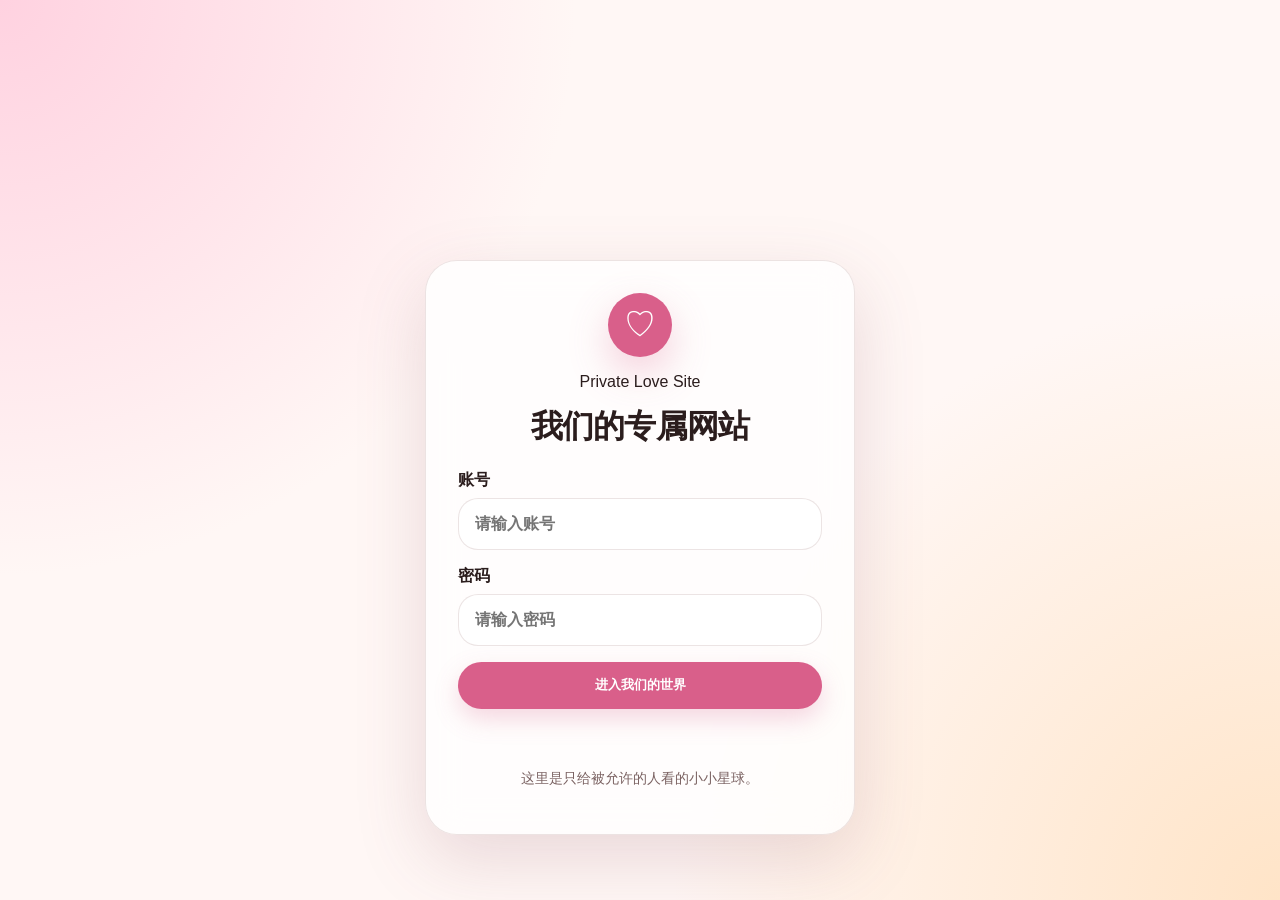
<file: index.html>
<!doctype html>
<html lang="zh-CN">
<head>
  <meta charset="utf-8" />
  <meta name="viewport" content="width=device-width, initial-scale=1" />
  <title>love you thousand years - 登录</title>
  <link rel="stylesheet" href="./assets/css/style.css" />
</head>
<body class="login-body">
  <div class="login-orb orb-a"></div>
  <div class="login-orb orb-b"></div>
  <main class="login-card">
    <div class="brand-mark">♡</div>
    <p class="login-kicker">Private Love Site</p>
    <h1 id="loginTitle">love you thousand years</h1>
    <p class="muted" id="loginSubtitle">输入你们设置的账号密码进入。</p>

    <form id="loginForm" class="form">
      <label>
        账号
        <input id="username" autocomplete="username" placeholder="请输入账号" required />
      </label>
      <label>
        密码
        <input id="password" type="password" autocomplete="current-password" placeholder="请输入密码" required />
      </label>
      <button type="submit">进入我们的世界</button>
      <p id="loginMsg" class="msg"></p>
    </form>

    <p class="small-tip">这里是只给被允许的人看的小小星球。</p>
  </main>

  <script src="./assets/js/config.js"></script>
  <script src="./assets/js/auth.js"></script>
  <script>
    document.getElementById('loginTitle').textContent = SITE_CONFIG.siteTitle;
    document.getElementById('loginSubtitle').textContent = SITE_CONFIG.loginSubtitle;
    document.getElementById('loginForm').addEventListener('submit', async (e) => {
      e.preventDefault();
      const username = document.getElementById('username').value.trim();
      const password = document.getElementById('password').value;
      const msg = document.getElementById('loginMsg');
      msg.textContent = '';
      try {
        const ok = await login(username, password);
        if (ok) {
          location.href = './home.html';
        } else {
          msg.textContent = '账号或密码不对，再检查一下。';
        }
      } catch (err) {
        msg.textContent = '登录组件加载失败，请刷新后重试。';
        console.error(err);
      }
    });
  </script>
</body>
</html>
</file>
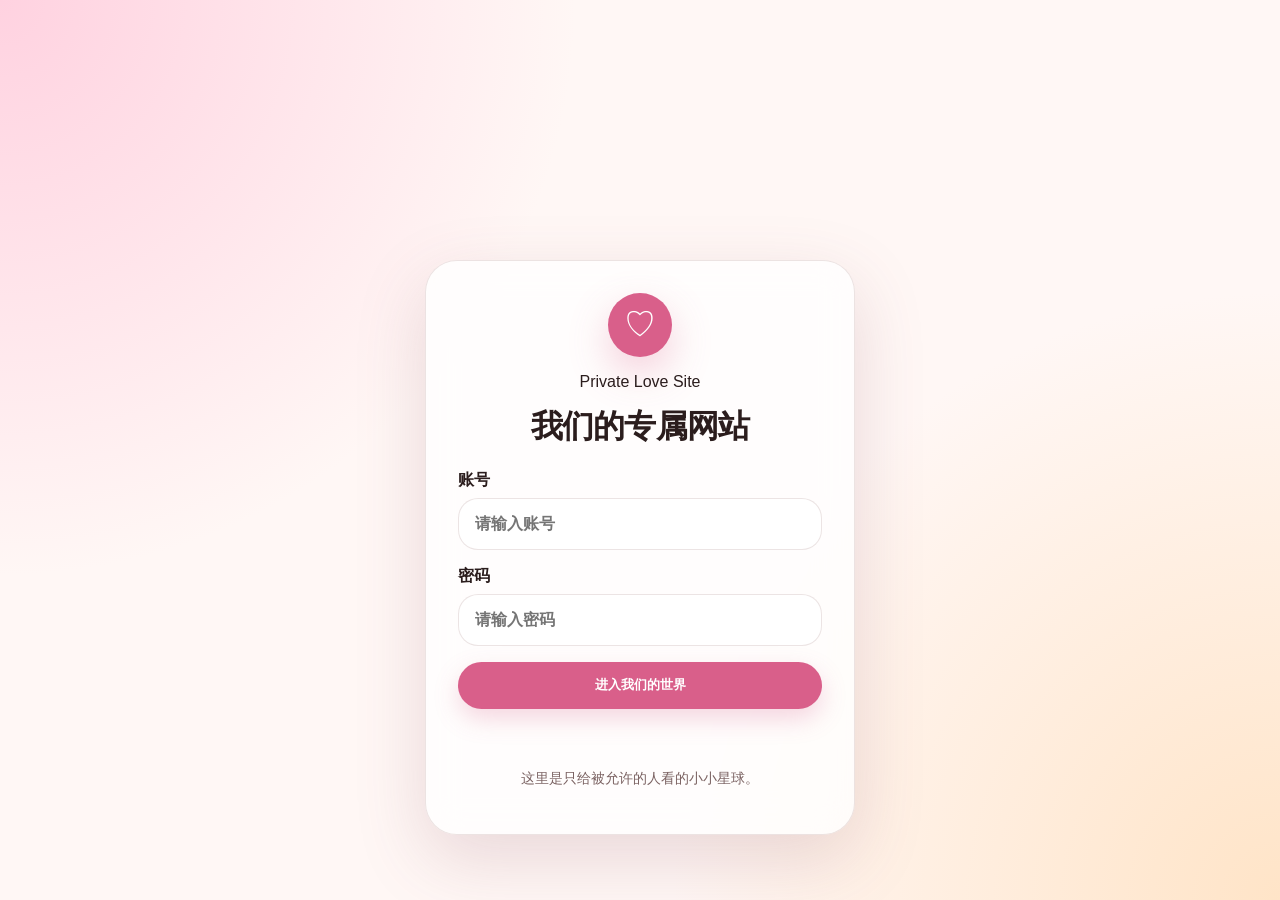
<file: home.html>
<!doctype html>
<html lang="zh-CN">
<head>
  <meta charset="utf-8" />
  <meta name="viewport" content="width=device-width, initial-scale=1" />
  <title>love you thousand years</title>
  <link rel="stylesheet" href="./assets/css/style.css" />
</head>
<body>
  <header class="topbar">
    <a class="logo" href="#home">♡ <span id="siteName"></span></a>
    <nav>
      <a href="#story">故事</a>
      <a href="#dates">纪念日</a>
      <a href="#album">相册</a>
      <a href="#diary">日记</a>
      <a href="#wishes">愿望</a>
      <a href="#message">留言</a>
      <a id="privateLink" href="#private">私密</a>
      <button id="logoutBtn" class="ghost">退出</button>
    </nav>
  </header>

  <main>
    <section id="home" class="hero">
      <div class="hero-copy">
        <p class="eyebrow" id="anniversaryText"></p>
        <h1 id="heroTitle"></h1>
        <p id="heroSubtitle" class="hero-subtitle"></p>
        <div class="hero-quote" id="heroQuote"></div>
        <div class="hero-actions">
          <a class="button" href="#story">看我们的故事</a>
          <a class="button secondary" href="#private">看悄悄话</a>
        </div>
      </div>
      <div class="hero-side">
        <div class="count-card">
          <span>距离专属纪念日已过去</span>
          <strong id="daysTogether">0</strong>
          <span>天</span>
        </div>
        <div class="mini-card">
          <span>今日暗号</span>
          <strong id="dailyPassword"></strong>
        </div>
      </div>
    </section>

    <section id="story" class="section">
      <div class="section-title">
        <p>Story Line</p>
        <h2>我们的故事</h2>
        <span>从第一次认识，到把日子写成只属于你们的长诗。</span>
      </div>
      <div id="storyList" class="timeline"></div>
    </section>

    <section id="dates" class="section soft-section">
      <div class="section-title">
        <p>Special Days</p>
        <h2>重要日期</h2>
        <span>每一个日期都不是普通数字，是你们一起走过的坐标。</span>
      </div>
      <div id="dateGrid" class="date-grid"></div>
    </section>

    <section id="album" class="section">
      <div class="section-title">
        <p>Album</p>
        <h2>我们的相册</h2>
        <span>照片可以慢慢换，回忆会越来越满。</span>
      </div>
      <div id="albumGrid" class="grid"></div>
    </section>

    <section id="diary" class="section soft-section">
      <div class="section-title">
        <p>Diary</p>
        <h2>生活日记</h2>
        <span>把一句想念、一点小事、一段日常，都认真收藏。</span>
      </div>
      <div id="diaryList" class="cards"></div>
    </section>

    <section id="wishes" class="section">
      <div class="section-title">
        <p>Wish List</p>
        <h2>以后想一起完成的事</h2>
        <span>不是宏大的愿望，是两个人愿意一起慢慢完成的生活。</span>
      </div>
      <div id="wishList" class="wish-list"></div>
    </section>

    <section id="letter" class="section soft-section">
      <div class="section-title">
        <p>Letter</p>
        <h2>给陈意峰的一封信</h2>
      </div>
      <article id="letterCard" class="letter-card"></article>
    </section>

    <section id="message" class="section">
      <div class="section-title">
        <p>Message</p>
        <h2>留言墙</h2>
        <span>这里的留言保存在当前浏览器里，适合写临时小纸条。</span>
      </div>
      <div class="message-box">
        <textarea id="messageInput" rows="4" placeholder="写一句想说的话，比如：今天也很想你。"></textarea>
        <button id="messageBtn">保存留言</button>
      </div>
      <div id="messageList" class="cards"></div>
    </section>

    <section id="private" class="section private-section">
      <div class="section-title">
        <p>Private</p>
        <h2>只属于我们的私密空间</h2>
        <span>这里适合放你们的暗号、约定和只有彼此懂的话。</span>
      </div>
      <div id="privateContent" class="private-card"></div>
    </section>
  </main>

  <footer>
    <span id="footerText"></span>
  </footer>

  <script src="./assets/js/config.js"></script>
  <script src="./assets/js/content.js"></script>
  <script src="./assets/js/auth.js"></script>
  <script src="./assets/js/home.js"></script>
</body>
</html>
</file>
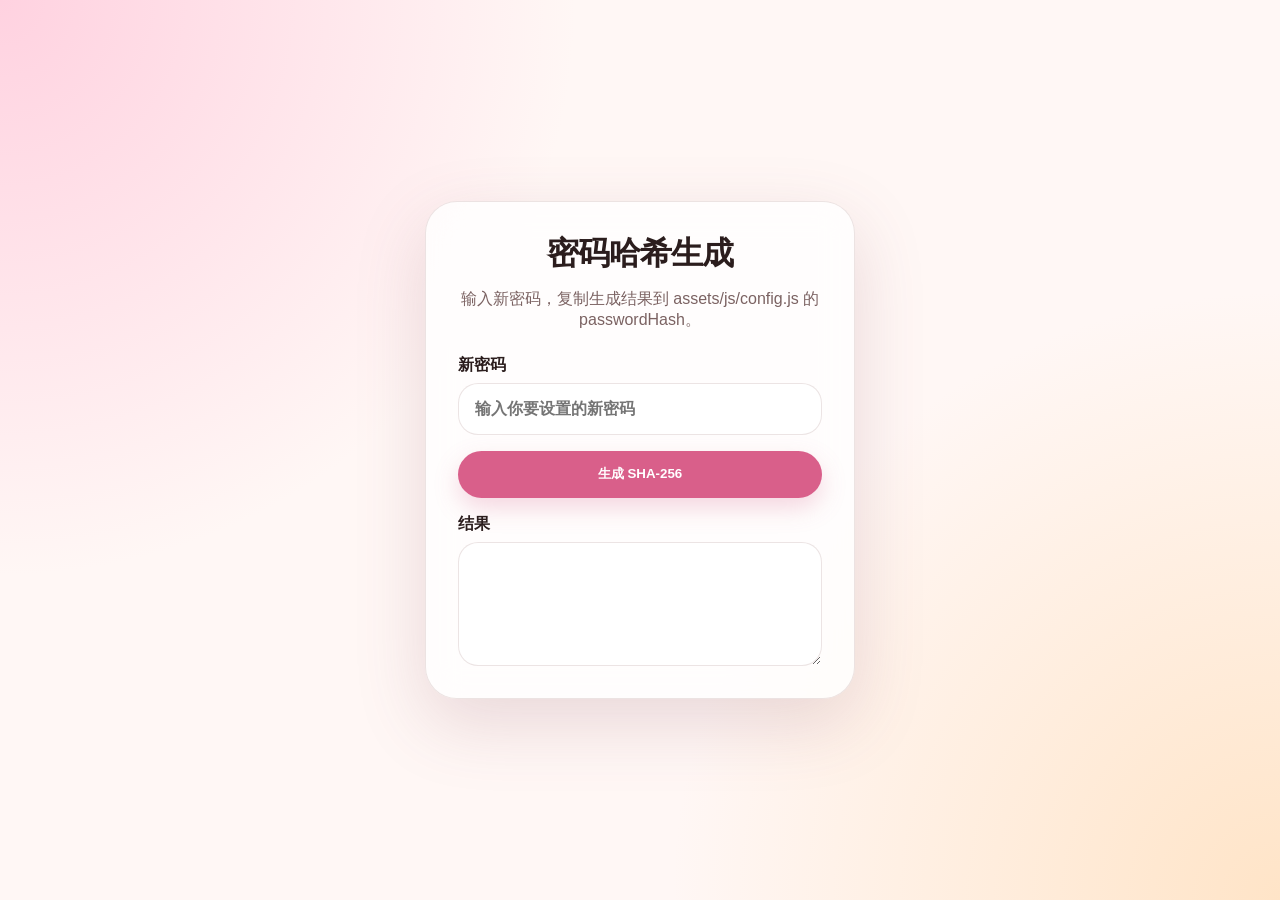
<file: tools/password.html>
<!doctype html>
<html lang="zh-CN">
<head>
  <meta charset="utf-8" />
  <meta name="viewport" content="width=device-width, initial-scale=1" />
  <title>密码哈希生成工具</title>
  <link rel="stylesheet" href="../assets/css/style.css" />
</head>
<body class="login-body">
  <main class="login-card">
    <h1>密码哈希生成</h1>
    <p class="muted">输入新密码，复制生成结果到 assets/js/config.js 的 passwordHash。</p>
    <form class="form" id="hashForm">
      <label>
        新密码
        <input id="pwd" type="text" placeholder="输入你要设置的新密码" required />
      </label>
      <button type="submit">生成 SHA-256</button>
      <label>
        结果
        <textarea id="result" rows="5" readonly></textarea>
      </label>
    </form>
  </main>

  <script>
    async function sha256(text) {
      const data = new TextEncoder().encode(text);
      const hash = await crypto.subtle.digest("SHA-256", data);
      return [...new Uint8Array(hash)].map(b => b.toString(16).padStart(2, "0")).join("");
    }

    document.getElementById("hashForm").addEventListener("submit", async (e) => {
      e.preventDefault();
      document.getElementById("result").value = await sha256(document.getElementById("pwd").value);
    });
  </script>
</body>
</html>
</file>
<file: assets/css/style.css>
:root {
  --bg: #fff7f5;
  --card: rgba(255,255,255,.78);
  --text: #2b1d1d;
  --muted: #7b6262;
  --line: rgba(120, 64, 64, .14);
  --accent: #d95f8a;
  --accent2: #f4b6c9;
  --shadow: 0 24px 70px rgba(131, 73, 88, .18);
}

* { box-sizing: border-box; }

html { scroll-behavior: smooth; }

body {
  margin: 0;
  font-family: ui-sans-serif, -apple-system, BlinkMacSystemFont, "Segoe UI", "PingFang SC", "Microsoft YaHei", Arial, sans-serif;
  color: var(--text);
  background:
    radial-gradient(circle at top left, rgba(255, 190, 213, .65), transparent 36rem),
    radial-gradient(circle at bottom right, rgba(255, 220, 180, .7), transparent 38rem),
    var(--bg);
  min-height: 100vh;
}

a { color: inherit; text-decoration: none; }

button, .button {
  border: 0;
  border-radius: 999px;
  padding: .9rem 1.25rem;
  background: var(--accent);
  color: white;
  cursor: pointer;
  font-weight: 700;
  box-shadow: 0 10px 25px rgba(217, 95, 138, .25);
}

.button.secondary, button.ghost {
  background: rgba(255,255,255,.65);
  color: var(--text);
  border: 1px solid var(--line);
  box-shadow: none;
}

.topbar {
  position: sticky;
  top: 0;
  z-index: 5;
  display: flex;
  justify-content: space-between;
  align-items: center;
  gap: 1rem;
  padding: 1rem min(5vw, 4rem);
  backdrop-filter: blur(18px);
  background: rgba(255,247,245,.72);
  border-bottom: 1px solid var(--line);
}

.logo { font-weight: 900; }

nav {
  display: flex;
  align-items: center;
  gap: .75rem;
  flex-wrap: wrap;
}

nav a { color: var(--muted); font-weight: 700; }

.hero {
  min-height: calc(100vh - 72px);
  display: grid;
  grid-template-columns: minmax(0, 1.2fr) minmax(260px, .8fr);
  gap: 2rem;
  align-items: center;
  padding: 6rem min(5vw, 4rem);
}

.eyebrow, .section-title p {
  margin: 0 0 .75rem;
  color: var(--accent);
  font-weight: 900;
  letter-spacing: .12em;
  text-transform: uppercase;
}

h1 {
  font-size: clamp(2.5rem, 7vw, 6rem);
  line-height: .95;
  margin: 0;
  letter-spacing: -.05em;
}

.hero-subtitle {
  margin: 1.5rem 0 2rem;
  font-size: 1.15rem;
  line-height: 1.8;
  color: var(--muted);
  max-width: 45rem;
}

.hero-actions { display: flex; gap: 1rem; flex-wrap: wrap; }

.count-card, .private-card, .card, .message-box, .timeline-item, .login-card {
  background: var(--card);
  border: 1px solid var(--line);
  box-shadow: var(--shadow);
  border-radius: 2rem;
  backdrop-filter: blur(18px);
}

.count-card {
  min-height: 22rem;
  display: grid;
  place-items: center;
  text-align: center;
  padding: 2rem;
}

.count-card strong {
  display: block;
  font-size: clamp(4rem, 12vw, 9rem);
  color: var(--accent);
  line-height: 1;
}

.count-card span { color: var(--muted); font-weight: 800; }

.section {
  padding: 5rem min(5vw, 4rem);
}

.section-title {
  margin-bottom: 2rem;
}

.section-title h2 {
  margin: 0;
  font-size: clamp(2rem, 4vw, 4rem);
  letter-spacing: -.04em;
}

.timeline {
  display: grid;
  gap: 1rem;
}

.timeline-item {
  padding: 1.5rem;
  display: grid;
  grid-template-columns: 9rem 1fr;
  gap: 1.5rem;
}

.timeline-date {
  color: var(--accent);
  font-weight: 900;
}

.timeline-item h3, .card h3 {
  margin: 0 0 .5rem;
}

.timeline-item p, .card p {
  margin: 0;
  color: var(--muted);
  line-height: 1.8;
}

.grid {
  display: grid;
  grid-template-columns: repeat(3, minmax(0, 1fr));
  gap: 1rem;
}

.photo {
  position: relative;
  overflow: hidden;
  min-height: 16rem;
  border-radius: 2rem;
  background: linear-gradient(135deg, #ffd6e3, #fff3d8);
  border: 1px solid var(--line);
}

.photo img {
  width: 100%;
  height: 100%;
  min-height: 16rem;
  object-fit: cover;
  display: block;
}

.photo span {
  position: absolute;
  left: 1rem;
  bottom: 1rem;
  background: rgba(255,255,255,.78);
  border: 1px solid var(--line);
  border-radius: 999px;
  padding: .5rem .85rem;
  font-weight: 800;
}

.cards {
  display: grid;
  grid-template-columns: repeat(2, minmax(0, 1fr));
  gap: 1rem;
}

.card, .private-card {
  padding: 1.5rem;
}

.message-box {
  padding: 1rem;
  display: grid;
  gap: 1rem;
  margin-bottom: 1rem;
}

textarea, input {
  width: 100%;
  border: 1px solid var(--line);
  background: rgba(255,255,255,.8);
  border-radius: 1.25rem;
  padding: 1rem;
  font: inherit;
  color: var(--text);
  outline: none;
}

footer {
  text-align: center;
  padding: 3rem 1rem;
  color: var(--muted);
}

.login-body {
  display: grid;
  place-items: center;
  padding: 1rem;
}

.login-card {
  width: min(92vw, 430px);
  padding: 2rem;
  text-align: center;
}

.brand-mark {
  width: 4rem;
  height: 4rem;
  display: grid;
  place-items: center;
  margin: 0 auto 1rem;
  border-radius: 999px;
  background: var(--accent);
  color: white;
  font-size: 2rem;
  box-shadow: 0 16px 40px rgba(217, 95, 138, .3);
}

.login-card h1 {
  font-size: 2rem;
  line-height: 1.2;
  letter-spacing: -.03em;
}

.muted, .small-tip {
  color: var(--muted);
}

.form {
  display: grid;
  gap: 1rem;
  margin-top: 1.5rem;
  text-align: left;
}

.form label {
  display: grid;
  gap: .45rem;
  font-weight: 800;
}

.form button { width: 100%; }

.msg {
  color: #b42318;
  min-height: 1.25rem;
  margin: 0;
  text-align: center;
}

.small-tip {
  margin-top: 1.5rem;
  font-size: .9rem;
}

@media (max-width: 820px) {
  .hero { grid-template-columns: 1fr; padding-top: 4rem; }
  .timeline-item { grid-template-columns: 1fr; }
  .grid, .cards { grid-template-columns: 1fr; }
  .topbar { align-items: flex-start; flex-direction: column; }
}
</file>
